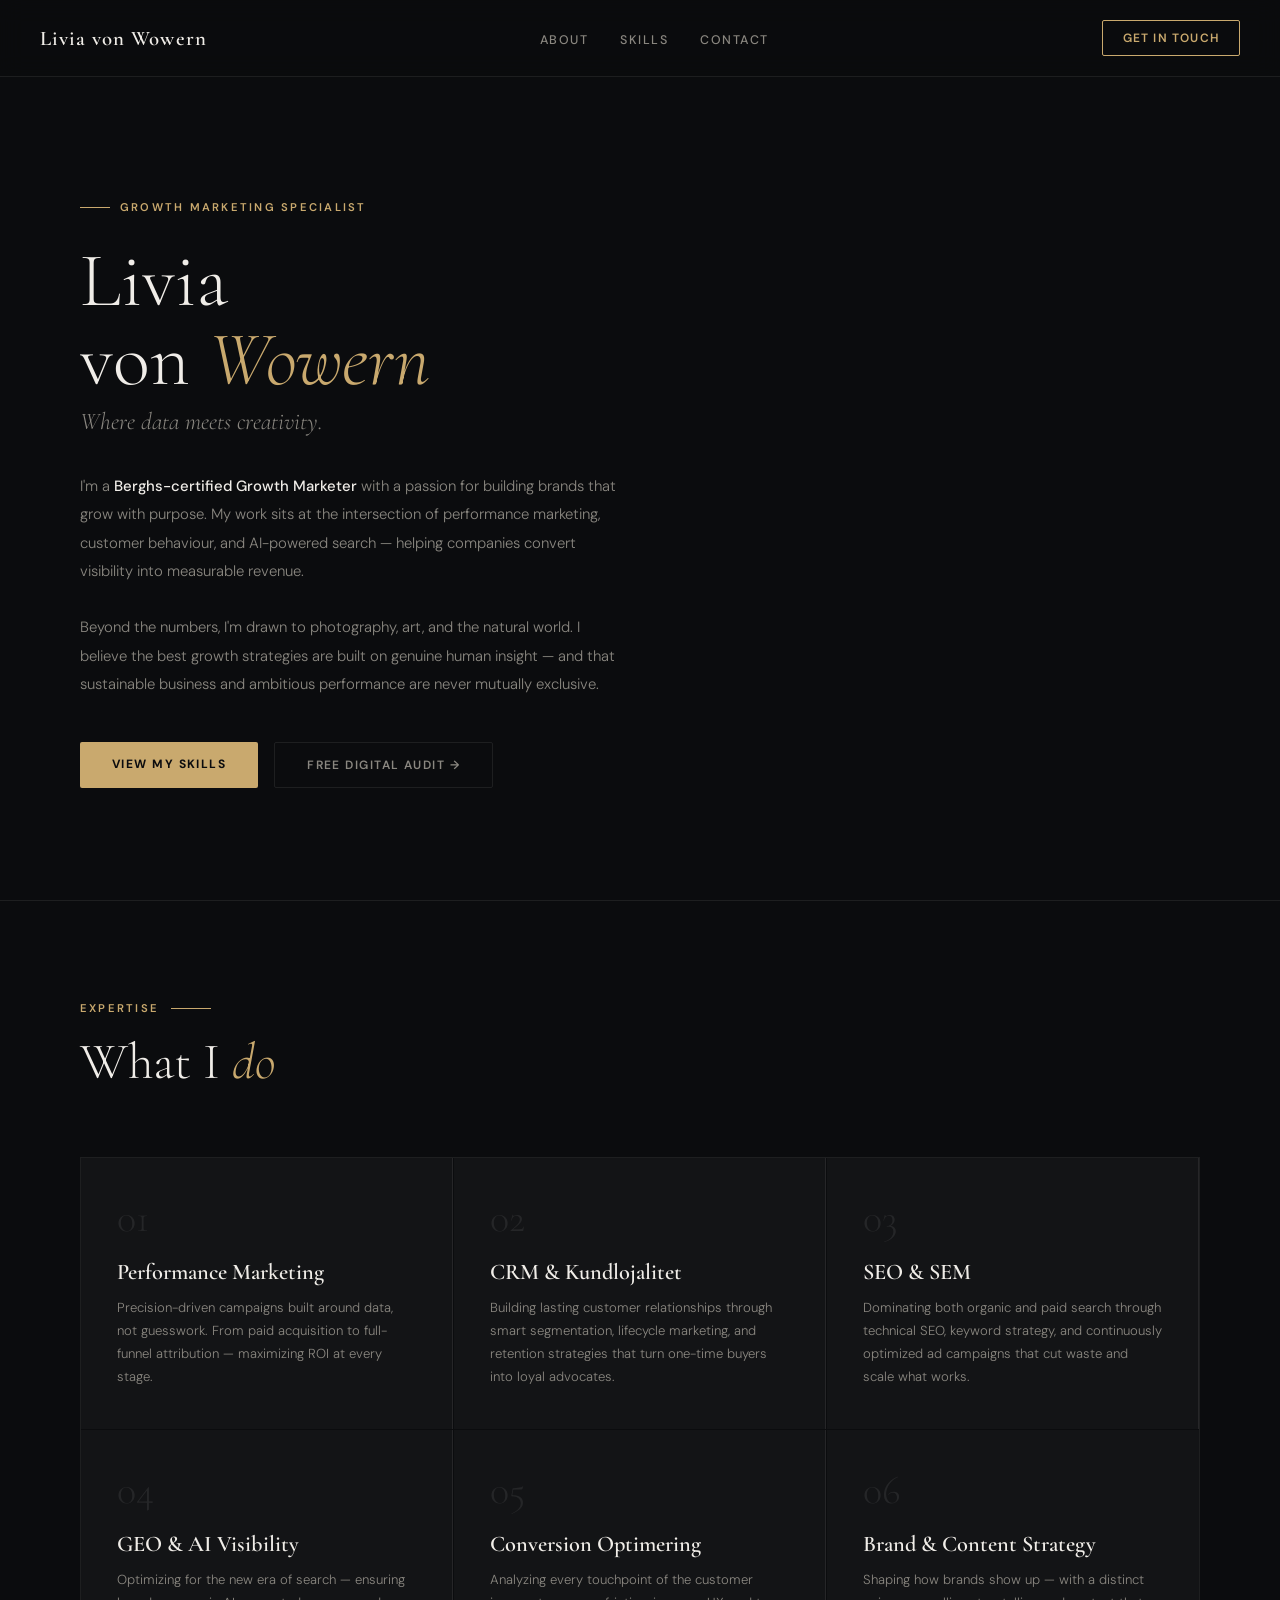
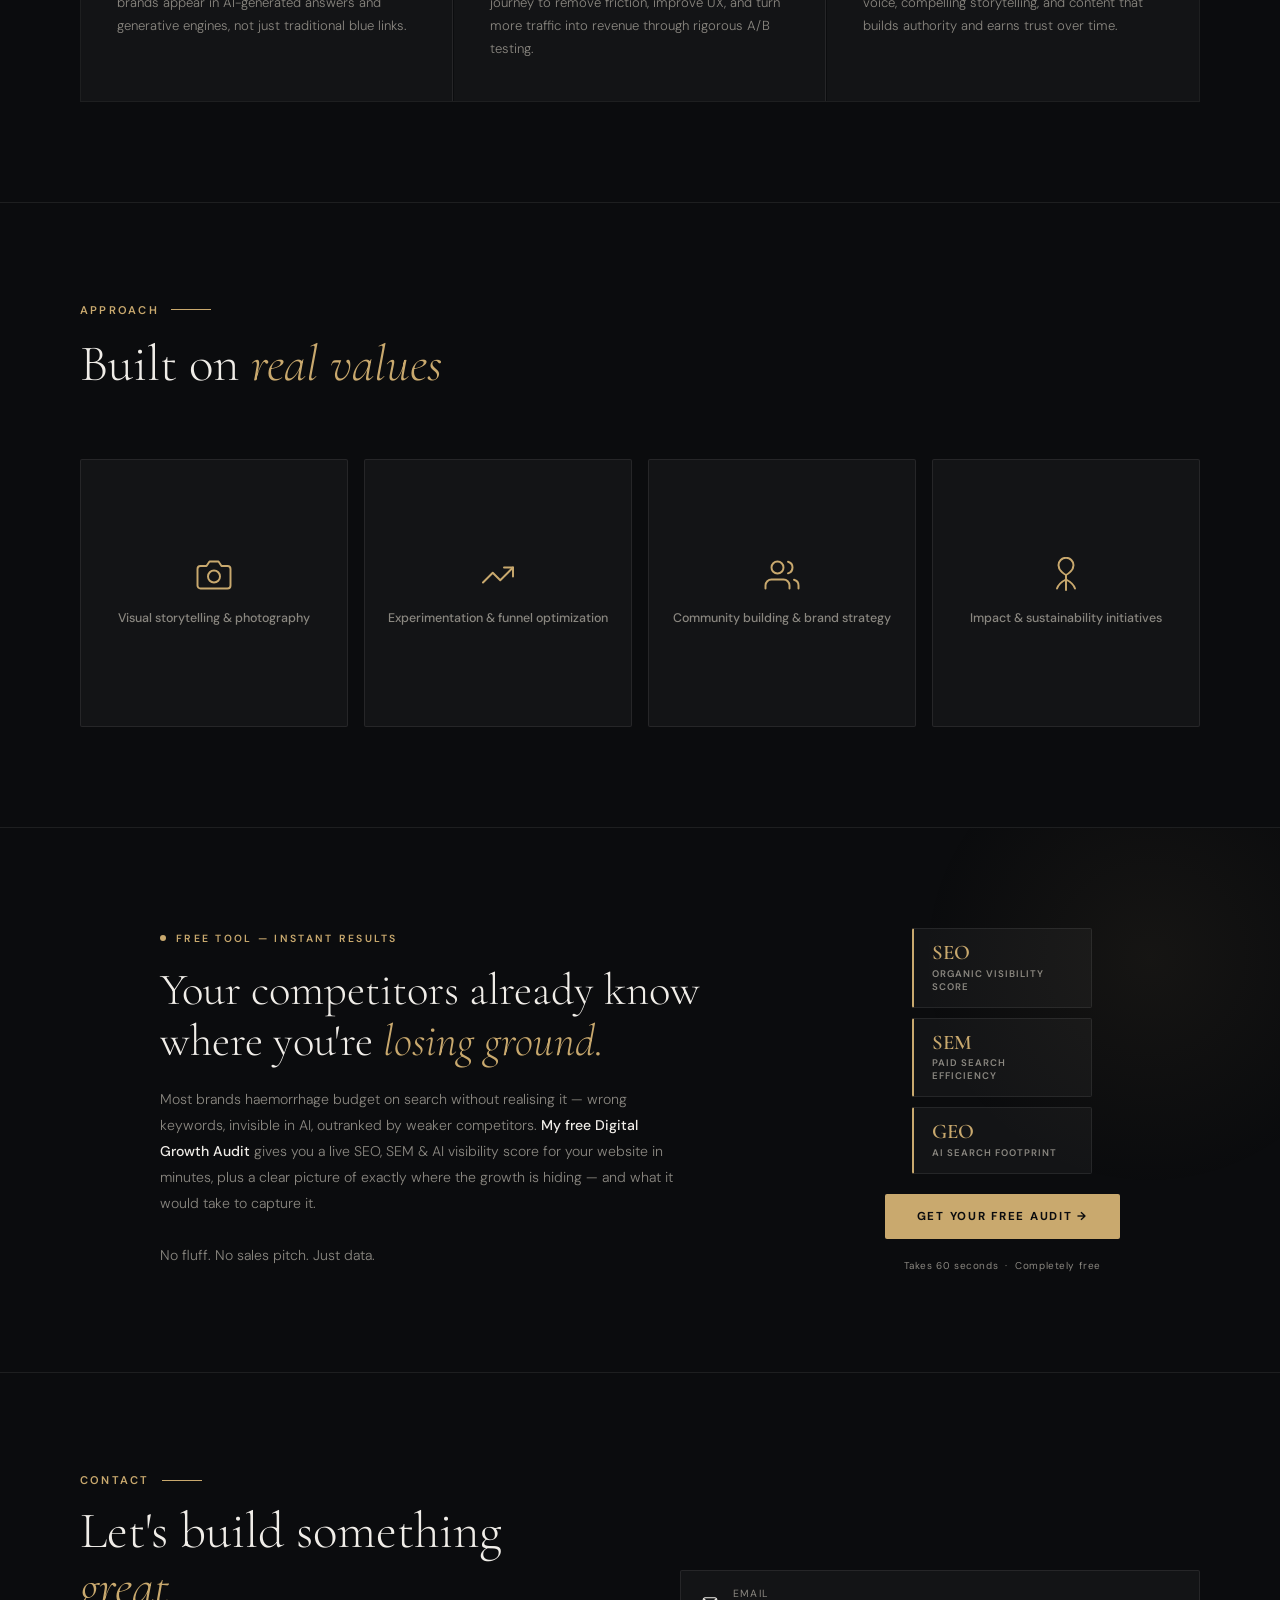
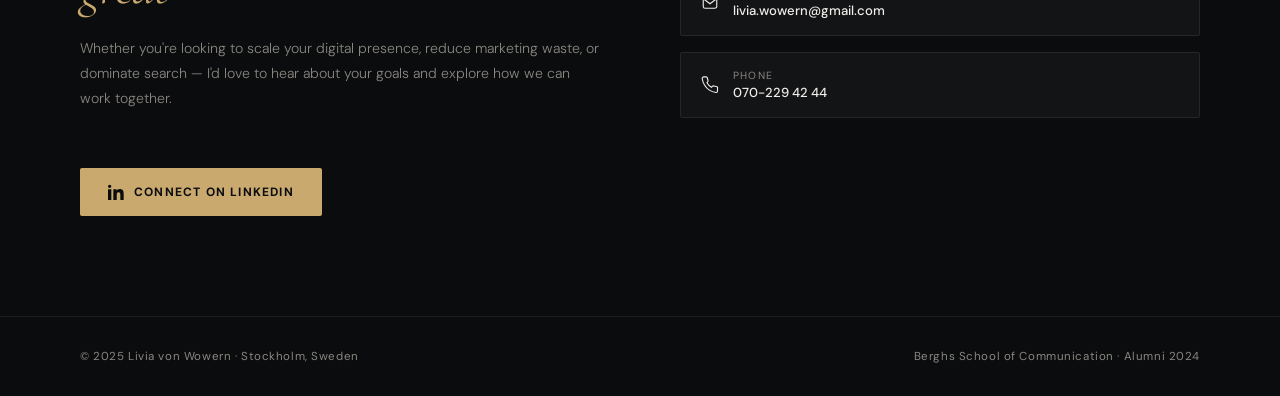
<file: index.html>
<!DOCTYPE html>
<html lang="en">
<head>
   <!-- Google Tag Manager -->
<script>(function(w,d,s,l,i){w[l]=w[l]||[];w[l].push({'gtm.start':
new Date().getTime(),event:'gtm.js'});var f=d.getElementsByTagName(s)[0],
j=d.createElement(s),dl=l!='dataLayer'?'&l='+l:'';j.async=true;j.src=
'https://www.googletagmanager.com/gtm.js?id='+i+dl;f.parentNode.insertBefore(j,f);
})(window,document,'script','dataLayer','GTM-K4TDV6P3');</script>
<!-- End Google Tag Manager -->
  <meta charset="UTF-8" />
  <meta name="viewport" content="width=device-width, initial-scale=1" />
  <title>Livia von Wowern</title>
  <link href="https://fonts.googleapis.com/css2?family=Cormorant+Garamond:ital,wght@0,300;0,400;0,600;0,700;1,300;1,400;1,600&family=DM+Sans:wght@300;400;500;600&display=swap" rel="stylesheet">
  <style>

    :root {
      --bg:      #0b0c0e;
      --surface: #131416;
      --surface2:#1a1b1e;
      --border:  rgba(255,255,255,0.08);
      --text:    #f0ede8;
      --soft:    #8a8780;
      --accent:  #c9a96e;
      --accent2: #e8d5b0;
    }

    *, *::before, *::after { box-sizing: border-box; margin: 0; padding: 0; }

    body {
      font-family: "DM Sans", sans-serif;
      background: var(--bg);
      color: var(--text);
      min-height: 100vh;
      overflow-x: hidden;
    }

    /* ── NAV ── */
    nav {
      position: fixed; top: 0; left: 0; right: 0; z-index: 100;
      padding: 20px 40px;
      display: flex; justify-content: space-between; align-items: center;
      border-bottom: 1px solid var(--border);
      background: rgba(11,12,14,0.85);
      backdrop-filter: blur(12px);
    }
    .nav-logo {
      font-family: "Cormorant Garamond", serif;
      font-size: 1.3rem; font-weight: 600; color: var(--text); letter-spacing: 0.05em;
    }
    .nav-links { display: flex; gap: 32px; list-style: none; }
    .nav-links a {
      color: var(--soft); text-decoration: none;
      font-size: 0.78rem; font-weight: 500; letter-spacing: 0.12em; text-transform: uppercase;
      transition: color 0.2s;
    }
    .nav-links a:hover { color: var(--accent); }
    .nav-cta {
      padding: 9px 20px;
      border: 1px solid var(--accent); color: var(--accent);
      text-decoration: none; font-size: 0.75rem; font-weight: 600;
      letter-spacing: 0.1em; text-transform: uppercase; border-radius: 2px;
      transition: all 0.25s;
    }
    .nav-cta:hover { background: var(--accent); color: var(--bg); }
    @media (max-width: 680px) {
      nav { padding: 16px 20px; }
      .nav-links { display: none; }
    }

    /* ── HERO ── */
    .hero {
      position: relative; z-index: 1;
      min-height: 100vh;
      display: flex; align-items: center;
      padding-top: 80px;
    }
    .hero-left { padding: 80px 80px 80px 80px; max-width: 760px; }
    .hero-eyebrow {
      display: inline-flex; align-items: center; gap: 10px;
      font-size: 0.7rem; font-weight: 600; letter-spacing: 0.2em;
      text-transform: uppercase; color: var(--accent); margin-bottom: 28px;
    }
    .hero-eyebrow::before {
      content: ""; display: block; width: 30px; height: 1px; background: var(--accent);
    }
    h1 {
      font-family: "Cormorant Garamond", serif;
      font-size: clamp(3.5rem, 6vw, 6rem);
      font-weight: 300; line-height: 1.02; margin-bottom: 8px;
    }
    h1 em { font-style: italic; color: var(--accent); }
    .hero-subtitle {
      font-family: "Cormorant Garamond", serif;
      font-size: clamp(1.1rem, 2vw, 1.5rem);
      font-weight: 300; font-style: italic; color: var(--soft); margin-bottom: 36px;
    }
    .hero-bio {
      font-size: 0.93rem; line-height: 1.9; color: var(--soft);
      max-width: 540px; margin-bottom: 44px; font-weight: 300;
    }
    .hero-bio strong { color: var(--text); font-weight: 500; }
    .hero-actions { display: flex; gap: 16px; flex-wrap: wrap; }
    .btn-primary {
      padding: 14px 32px; background: var(--accent); color: var(--bg);
      text-decoration: none; font-size: 0.75rem; font-weight: 700;
      letter-spacing: 0.12em; text-transform: uppercase; border-radius: 2px; transition: all 0.25s;
    }
    .btn-primary:hover { background: var(--accent2); }
    .btn-secondary {
      padding: 14px 32px; border: 1px solid var(--border); color: var(--soft);
      text-decoration: none; font-size: 0.75rem; font-weight: 600;
      letter-spacing: 0.12em; text-transform: uppercase; border-radius: 2px; transition: all 0.25s;
    }
    .btn-secondary:hover { border-color: var(--soft); color: var(--text); }
    @media (max-width: 900px) {
      .hero { min-height: auto; }
      .hero-left { padding: 100px 24px 60px; max-width: 100%; }
    }

    /* ── SKILLS ── */
    .skills-section {
      position: relative; z-index: 1;
      padding: 100px 80px; border-top: 1px solid var(--border);
    }
    .section-label {
      font-size: 0.7rem; font-weight: 600; letter-spacing: 0.2em;
      text-transform: uppercase; color: var(--accent);
      display: flex; align-items: center; gap: 12px; margin-bottom: 16px;
    }
    .section-label::after {
      content: ""; flex: 1; max-width: 40px; height: 1px; background: var(--accent);
    }
    .section-heading {
      font-family: "Cormorant Garamond", serif;
      font-size: clamp(2.2rem, 4vw, 3.5rem);
      font-weight: 300; color: var(--text); margin-bottom: 64px;
    }
    .section-heading em { font-style: italic; color: var(--accent); }
    .skills-grid {
      display: grid; grid-template-columns: repeat(auto-fit, minmax(280px, 1fr));
      gap: 1px; border: 1px solid var(--border);
    }
    .skill-card {
      padding: 40px 36px; background: var(--surface);
      border-right: 1px solid var(--border);
      transition: background 0.3s; position: relative; overflow: hidden;
    }
    .skill-card:last-child { border-right: none; }
    .skill-card::before {
      content: ""; position: absolute; bottom: 0; left: 0;
      width: 100%; height: 2px; background: var(--accent);
      transform: scaleX(0); transform-origin: left; transition: transform 0.35s ease;
    }
    .skill-card:hover { background: var(--surface2); }
    .skill-card:hover::before { transform: scaleX(1); }
    .skill-number {
      font-family: "Cormorant Garamond", serif;
      font-size: 2.5rem; font-weight: 300; color: var(--border); margin-bottom: 20px; line-height: 1;
    }
    .skill-name {
      font-family: "Cormorant Garamond", serif;
      font-size: 1.4rem; font-weight: 600; color: var(--text); margin-bottom: 12px;
    }
    .skill-desc { font-size: 0.82rem; color: var(--soft); line-height: 1.75; font-weight: 300; }
    @media (max-width: 680px) {
      .skills-section { padding: 70px 24px; }
      .skills-grid { grid-template-columns: 1fr; }
      .skill-card { border-right: none; border-bottom: 1px solid var(--border); }
    }

    /* ── FOLIO ── */
    .folio-section {
      position: relative; z-index: 1;
      padding: 100px 80px; border-top: 1px solid var(--border);
    }
    .folio-grid {
      display: grid; grid-template-columns: repeat(4, 1fr);
      gap: 16px; margin-top: 48px;
    }
    .folio-tile {
      aspect-ratio: 1; background: var(--surface); border: 1px solid var(--border);
      border-radius: 2px; display: flex; flex-direction: column;
      align-items: center; justify-content: center; text-align: center;
      padding: 28px 20px; gap: 16px; transition: all 0.3s;
    }
    .folio-tile:hover { background: var(--surface2); border-color: var(--accent); }
    .folio-tile .tile-icon { width: 36px; height: 36px; color: var(--accent); flex-shrink: 0; }
    .folio-tile .tile-label { font-size: 0.78rem; font-weight: 500; color: var(--soft); line-height: 1.5; }
    @media (max-width: 680px) {
      .folio-section { padding: 70px 24px; }
      .folio-grid { grid-template-columns: repeat(2, 1fr); }
    }

    /* ── AUDIT TEASER ── */
    .audit-teaser {
      position: relative; z-index: 1;
      padding: 100px 80px; border-top: 1px solid var(--border); overflow: hidden;
    }
    .audit-teaser::before {
      content: ""; position: absolute; top: -120px; right: -120px;
      width: 500px; height: 500px; border-radius: 50%;
      background: radial-gradient(circle, rgba(201,169,110,0.06) 0%, transparent 65%);
      pointer-events: none;
    }
    .audit-teaser-inner {
      max-width: 960px; margin: 0 auto;
      display: grid; grid-template-columns: 1fr auto; gap: 60px; align-items: center;
    }
    .audit-tag {
      font-size: 0.65rem; font-weight: 600; letter-spacing: 0.22em;
      text-transform: uppercase; color: var(--accent);
      display: flex; align-items: center; gap: 10px; margin-bottom: 20px;
    }
    .audit-pulse {
      width: 6px; height: 6px; border-radius: 50%; background: var(--accent);
      animation: pulse 2s ease-in-out infinite; display: inline-block;
    }
    .audit-teaser h2 {
      font-family: "Cormorant Garamond", serif;
      font-size: clamp(2rem, 3.5vw, 3rem); font-weight: 300; line-height: 1.15; margin-bottom: 18px;
    }
    .audit-teaser h2 em { font-style: italic; color: var(--accent); }
    .audit-teaser p { font-size: 0.88rem; color: var(--soft); line-height: 1.85; font-weight: 300; max-width: 520px; }
    .audit-teaser p strong { color: var(--text); font-weight: 500; }
    .audit-right { display: flex; flex-direction: column; align-items: center; gap: 20px; flex-shrink: 0; }
    .audit-stats { display: flex; flex-direction: column; gap: 10px; width: 180px; }
    .audit-stat {
      padding: 14px 18px; background: var(--surface);
      border: 1px solid var(--border); border-left: 2px solid var(--accent); border-radius: 2px;
    }
    .audit-stat-val {
      font-family: "Cormorant Garamond", serif;
      font-size: 1.3rem; font-weight: 600; color: var(--accent); line-height: 1; margin-bottom: 3px;
    }
    .audit-stat-label { font-size: 0.6rem; font-weight: 600; letter-spacing: 0.1em; text-transform: uppercase; color: var(--soft); }

    /* ====================================================
       AUDIT BUTTON — change "audit.html" to your filename
       ==================================================== */
    .audit-btn {
      display: inline-block; padding: 15px 32px;
      background: var(--accent); color: var(--bg);
      text-decoration: none; font-size: 0.72rem; font-weight: 700;
      letter-spacing: 0.15em; text-transform: uppercase;
      border-radius: 2px; transition: background 0.25s;
      white-space: nowrap; width: 100%; text-align: center;
    }
    .audit-btn:hover { background: var(--accent2); }
    .audit-note { font-size: 0.62rem; color: var(--soft); letter-spacing: 0.06em; text-align: center; }
    @media (max-width: 860px) {
      .audit-teaser { padding: 70px 24px; }
      .audit-teaser-inner { grid-template-columns: 1fr; gap: 40px; }
      .audit-right { align-items: flex-start; }
      .audit-stats { flex-direction: row; width: auto; flex-wrap: wrap; }
      .audit-stat { flex: 1; min-width: 120px; }
      .audit-btn { width: auto; }
    }

    /* ── CONTACT ── */
    .contact-section {
      position: relative; z-index: 1;
      padding: 100px 80px; border-top: 1px solid var(--border);
      display: grid; grid-template-columns: 1fr 1fr; gap: 80px; align-items: center;
    }
    .contact-info h2 {
      font-family: "Cormorant Garamond", serif;
      font-size: clamp(2.2rem, 4vw, 3.5rem); font-weight: 300; line-height: 1.1; margin-bottom: 20px;
    }
    .contact-info h2 em { font-style: italic; color: var(--accent); }
    .contact-info p { font-size: 0.88rem; color: var(--soft); line-height: 1.8; margin-bottom: 36px; font-weight: 300; }
    .contact-links { display: flex; flex-direction: column; gap: 16px; }
    .contact-link {
      display: flex; align-items: center; gap: 14px;
      padding: 16px 20px; background: var(--surface);
      border: 1px solid var(--border); border-radius: 2px;
      text-decoration: none; color: var(--text); font-size: 0.82rem; transition: all 0.25s;
    }
    .contact-link:hover { border-color: var(--accent); color: var(--accent); }
    .cl-label { font-size: 0.65rem; letter-spacing: 0.12em; text-transform: uppercase; color: var(--soft); display: block; margin-bottom: 2px; }
    .cl-value { font-weight: 500; }
    .linkedin-btn {
      display: inline-flex; align-items: center; gap: 10px;
      padding: 16px 28px; background: var(--accent); color: var(--bg);
      text-decoration: none; font-size: 0.75rem; font-weight: 700;
      letter-spacing: 0.1em; text-transform: uppercase; border-radius: 2px;
      margin-top: 20px; transition: background 0.25s;
    }
    .linkedin-btn:hover { background: var(--accent2); }
    @media (max-width: 900px) {
      .contact-section { grid-template-columns: 1fr; gap: 48px; padding: 70px 24px; }
    }

    /* ── FOOTER ── */
    footer {
      position: relative; z-index: 1;
      border-top: 1px solid var(--border);
      padding: 32px 80px;
      display: flex; justify-content: space-between; align-items: center;
    }
    footer p { font-size: 0.72rem; color: var(--soft); letter-spacing: 0.05em; }
    @media (max-width: 680px) {
      footer { flex-direction: column; gap: 12px; padding: 24px; text-align: center; }
    }

    /* ── ANIMATIONS ── */
    @keyframes fadeUp {
      from { opacity: 0; transform: translateY(24px); }
      to   { opacity: 1; transform: translateY(0); }
    }
    @keyframes pulse {
      0%, 100% { opacity: 1; }
      50%       { opacity: 0.3; }
    }
    .hero-eyebrow { animation: fadeUp 0.6s ease both; }
    h1             { animation: fadeUp 0.7s 0.1s ease both; }
    .hero-subtitle { animation: fadeUp 0.7s 0.2s ease both; }
    .hero-bio      { animation: fadeUp 0.7s 0.3s ease both; }
    .hero-actions  { animation: fadeUp 0.7s 0.4s ease both; }

  </style>
</head>
<body>
 <!-- Google Tag Manager (noscript) -->
<noscript><iframe src="https://www.googletagmanager.com/ns.html?id=GTM-K4TDV6P3"
height="0" width="0" style="display:none;visibility:hidden"></iframe></noscript>
<!-- End Google Tag Manager (noscript) -->

  <!-- ══════════════════════════════════════════
       NAV
  ══════════════════════════════════════════ -->
  <nav>
    <div class="nav-logo">Livia von Wowern</div>
    <ul class="nav-links">
      <li><a href="#about">About</a></li>
      <li><a href="#skills">Skills</a></li>
      <li><a href="#contact">Contact</a></li>
    </ul>
    <a href="mailto:livia.wowern@gmail.com" class="nav-cta">Get in touch</a>
  </nav>

  <!-- ══════════════════════════════════════════
       HERO
  ══════════════════════════════════════════ -->
  <section class="hero" id="about">
    <div class="hero-left">
      <div class="hero-eyebrow">Growth Marketing Specialist</div>
      <h1>Livia<br>von <em>Wowern</em></h1>
      <p class="hero-subtitle">Where data meets creativity.</p>
      <p class="hero-bio">
        I'm a <strong>Berghs-certified Growth Marketer</strong> with a passion for building
        brands that grow with purpose. My work sits at the intersection of performance
        marketing, customer behaviour, and AI-powered search — helping companies convert
        visibility into measurable revenue.<br><br>
        Beyond the numbers, I'm drawn to photography, art, and the natural world.
        I believe the best growth strategies are built on genuine human insight —
        and that sustainable business and ambitious performance are never mutually exclusive.
      </p>
      <div class="hero-actions">
        <a href="#skills" class="btn-primary">View my skills</a>

        <!-- ============================================================
             AUDIT BUTTON — change href below to your lead magnet file
             e.g. href="audit.html"  or  href="your-lead-magnet.html"
             ============================================================ -->
        <a href="https://liviavonwowern.github.io/audit/" class="btn-secondary">Free digital audit &rarr;</a>

      </div>
    </div>
  </section>

  <!-- ══════════════════════════════════════════
       SKILLS
  ══════════════════════════════════════════ -->
  <section class="skills-section" id="skills">
    <div class="section-label">Expertise</div>
    <h2 class="section-heading">What I <em>do</em></h2>
    <div class="skills-grid">

      <div class="skill-card">
        <div class="skill-number">01</div>
        <div class="skill-name">Performance Marketing</div>
        <p class="skill-desc">Precision-driven campaigns built around data, not guesswork. From paid acquisition to full-funnel attribution — maximizing ROI at every stage.</p>
      </div>

      <div class="skill-card">
        <div class="skill-number">02</div>
        <div class="skill-name">CRM &amp; Kundlojalitet</div>
        <p class="skill-desc">Building lasting customer relationships through smart segmentation, lifecycle marketing, and retention strategies that turn one-time buyers into loyal advocates.</p>
      </div>

      <div class="skill-card">
        <div class="skill-number">03</div>
        <div class="skill-name">SEO &amp; SEM</div>
        <p class="skill-desc">Dominating both organic and paid search through technical SEO, keyword strategy, and continuously optimized ad campaigns that cut waste and scale what works.</p>
      </div>

      <div class="skill-card">
        <div class="skill-number">04</div>
        <div class="skill-name">GEO &amp; AI Visibility</div>
        <p class="skill-desc">Optimizing for the new era of search — ensuring brands appear in AI-generated answers and generative engines, not just traditional blue links.</p>
      </div>

      <div class="skill-card">
        <div class="skill-number">05</div>
        <div class="skill-name">Conversion Optimering</div>
        <p class="skill-desc">Analyzing every touchpoint of the customer journey to remove friction, improve UX, and turn more traffic into revenue through rigorous A/B testing.</p>
      </div>

      <div class="skill-card">
        <div class="skill-number">06</div>
        <div class="skill-name">Brand &amp; Content Strategy</div>
        <p class="skill-desc">Shaping how brands show up — with a distinct voice, compelling storytelling, and content that builds authority and earns trust over time.</p>
      </div>

    </div>
  </section>

  <!-- ══════════════════════════════════════════
       VALUES / APPROACH TILES
  ══════════════════════════════════════════ -->
  <section class="folio-section">
    <div class="section-label">Approach</div>
    <h2 class="section-heading">Built on <em>real values</em></h2>
    <div class="folio-grid">

      <div class="folio-tile">
        <svg class="tile-icon" viewBox="0 0 24 24" fill="none" stroke="currentColor" stroke-width="1.3" stroke-linecap="round" stroke-linejoin="round">
          <path d="M23 19a2 2 0 0 1-2 2H3a2 2 0 0 1-2-2V8a2 2 0 0 1 2-2h4l2-3h6l2 3h4a2 2 0 0 1 2 2z"/>
          <circle cx="12" cy="13" r="4"/>
        </svg>
        <span class="tile-label">Visual storytelling &amp; photography</span>
      </div>

      <div class="folio-tile">
        <svg class="tile-icon" viewBox="0 0 24 24" fill="none" stroke="currentColor" stroke-width="1.3" stroke-linecap="round" stroke-linejoin="round">
          <polyline points="22 7 13.5 15.5 8.5 10.5 2 17"/>
          <polyline points="16 7 22 7 22 13"/>
        </svg>
        <span class="tile-label">Experimentation &amp; funnel optimization</span>
      </div>

      <div class="folio-tile">
        <svg class="tile-icon" viewBox="0 0 24 24" fill="none" stroke="currentColor" stroke-width="1.3" stroke-linecap="round" stroke-linejoin="round">
          <path d="M17 21v-2a4 4 0 0 0-4-4H5a4 4 0 0 0-4 4v2"/>
          <circle cx="9" cy="7" r="4"/>
          <path d="M23 21v-2a4 4 0 0 0-3-3.87"/>
          <path d="M16 3.13a4 4 0 0 1 0 7.75"/>
        </svg>
        <span class="tile-label">Community building &amp; brand strategy</span>
      </div>

      <div class="folio-tile">
        <svg class="tile-icon" viewBox="0 0 24 24" fill="none" stroke="currentColor" stroke-width="1.3" stroke-linecap="round" stroke-linejoin="round">
          <path d="M12 22V12"/>
          <path d="M12 12C12 12 7 9.5 7 5.5a5 5 0 0 1 10 0C17 9.5 12 12 12 12z"/>
          <path d="M12 15c-2 1-5 3-6 6"/>
          <path d="M12 15c2 1 5 3 6 6"/>
        </svg>
        <span class="tile-label">Impact &amp; sustainability initiatives</span>
      </div>

    </div>
  </section>

  <!-- ══════════════════════════════════════════
       AUDIT TEASER
       The button below links to your lead magnet.
       Change href="audit.html" to your file name.
  ══════════════════════════════════════════ -->
  <section class="audit-teaser">
    <div class="audit-teaser-inner">

      <div>
        <div class="audit-tag">
          <span class="audit-pulse"></span>
          Free Tool &mdash; Instant Results
        </div>
        <h2>Your competitors already know<br>where you're <em>losing ground.</em></h2>
        <p>
          Most brands haemorrhage budget on search without realising it &mdash;
          wrong keywords, invisible in AI, outranked by weaker competitors.
          <strong>My free Digital Growth Audit</strong> gives you a live SEO, SEM &amp; AI
          visibility score for your website in minutes, plus a clear picture of exactly
          where the growth is hiding &mdash; and what it would take to capture it.
          <br><br>No fluff. No sales pitch. Just data.
        </p>
      </div>

      <div class="audit-right">
        <div class="audit-stats">
          <div class="audit-stat">
            <div class="audit-stat-val">SEO</div>
            <div class="audit-stat-label">Organic visibility score</div>
          </div>
          <div class="audit-stat">
            <div class="audit-stat-val">SEM</div>
            <div class="audit-stat-label">Paid search efficiency</div>
          </div>
          <div class="audit-stat">
            <div class="audit-stat-val">GEO</div>
            <div class="audit-stat-label">AI search footprint</div>
          </div>
        </div>

        <!-- ============================================================
             AUDIT BUTTON — change href to your lead magnet file name
             ============================================================ -->
        <a href="https://liviavonwowern.github.io/audit/" class="audit-btn">Get your free audit &rarr;</a>

        <span class="audit-note">Takes 60 seconds &nbsp;&middot;&nbsp; Completely free</span>
      </div>

    </div>
  </section>

  <!-- ══════════════════════════════════════════
       CONTACT
  ══════════════════════════════════════════ -->
  <section class="contact-section" id="contact">
    <div class="contact-info">
      <div class="section-label">Contact</div>
      <h2>Let's build something <em>great</em></h2>
      <p>Whether you're looking to scale your digital presence, reduce marketing waste,
      or dominate search &mdash; I'd love to hear about your goals and explore how we
      can work together.</p>
      <a href="https://www.linkedin.com/in/livia-von-wowern-b5a18633a" target="_blank" rel="noopener noreferrer" class="linkedin-btn">
        <svg width="16" height="16" viewBox="0 0 24 24" fill="currentColor">
          <path d="M4.98 3.5C4.98 4.88 3.86 6 2.5 6S0 4.88 0 3.5 1.12 1 2.5 1s2.48 1.12 2.48 2.5zM0 8h5v16H0zM8 8h4.8v2.2h.1c.7-1.3 2.3-2.6 4.7-2.6 5 0 5.9 3.3 5.9 7.6V24h-5v-7.5c0-1.8 0-4.1-2.5-4.1s-2.9 2-2.9 4v7.6H8V8z"/>
        </svg>
        Connect on LinkedIn
      </a>
    </div>

    <div class="contact-links">
      <a href="mailto:livia.wowern@gmail.com" class="contact-link">
        <svg width="18" height="18" viewBox="0 0 24 24" fill="none" stroke="currentColor" stroke-width="1.5">
          <path d="M3 7.5A2.5 2.5 0 0 1 5.5 5h13A2.5 2.5 0 0 1 21 7.5v9A2.5 2.5 0 0 1 18.5 19h-13A2.5 2.5 0 0 1 3 16.5v-9Z"/>
          <path d="M4 7l8 6 8-6"/>
        </svg>
        <div>
          <span class="cl-label">Email</span>
          <span class="cl-value">livia.wowern@gmail.com</span>
        </div>
      </a>

      <a href="tel:0702294244" class="contact-link">
        <svg width="18" height="18" viewBox="0 0 24 24" fill="none" stroke="currentColor" stroke-width="1.5">
          <path d="M22 16.92v3a2 2 0 0 1-2.18 2 19.79 19.79 0 0 1-8.63-3.07A19.5 19.5 0 0 1 4.69 12a19.79 19.79 0 0 1-3.07-8.67A2 2 0 0 1 3.6 1.18h3a2 2 0 0 1 2 1.72 12.84 12.84 0 0 0 .7 2.81 2 2 0 0 1-.45 2.11L7.91 9a16 16 0 0 0 6 6l1.27-1.27a2 2 0 0 1 2.11-.45 12.84 12.84 0 0 0 2.81.7A2 2 0 0 1 22 16.92z"/>
        </svg>
        <div>
          <span class="cl-label">Phone</span>
          <span class="cl-value">070-229 42 44</span>
        </div>
      </a>
    </div>
  </section>

  <!-- ══════════════════════════════════════════
       FOOTER
  ══════════════════════════════════════════ -->
  <footer>
    <p>&copy; 2025 Livia von Wowern &middot; Stockholm, Sweden</p>
    <p>Berghs School of Communication &middot; Alumni 2024</p>
  </footer>
<script>
document.addEventListener('DOMContentLoaded', function() {
  const contactBtn = document.querySelector('.nav-cta');
  if (contactBtn) {
    contactBtn.addEventListener('click', function() {
      window.dataLayer = window.dataLayer || [];
      window.dataLayer.push({
        'event': 'contact_click',
        'button_text': 'Get in touch',
        'button_location': 'header_nav',
        'contact_email': 'livia.wowern@gmail.com'
      });
    });
  }
});
</script>
</body>
</html>
</file>
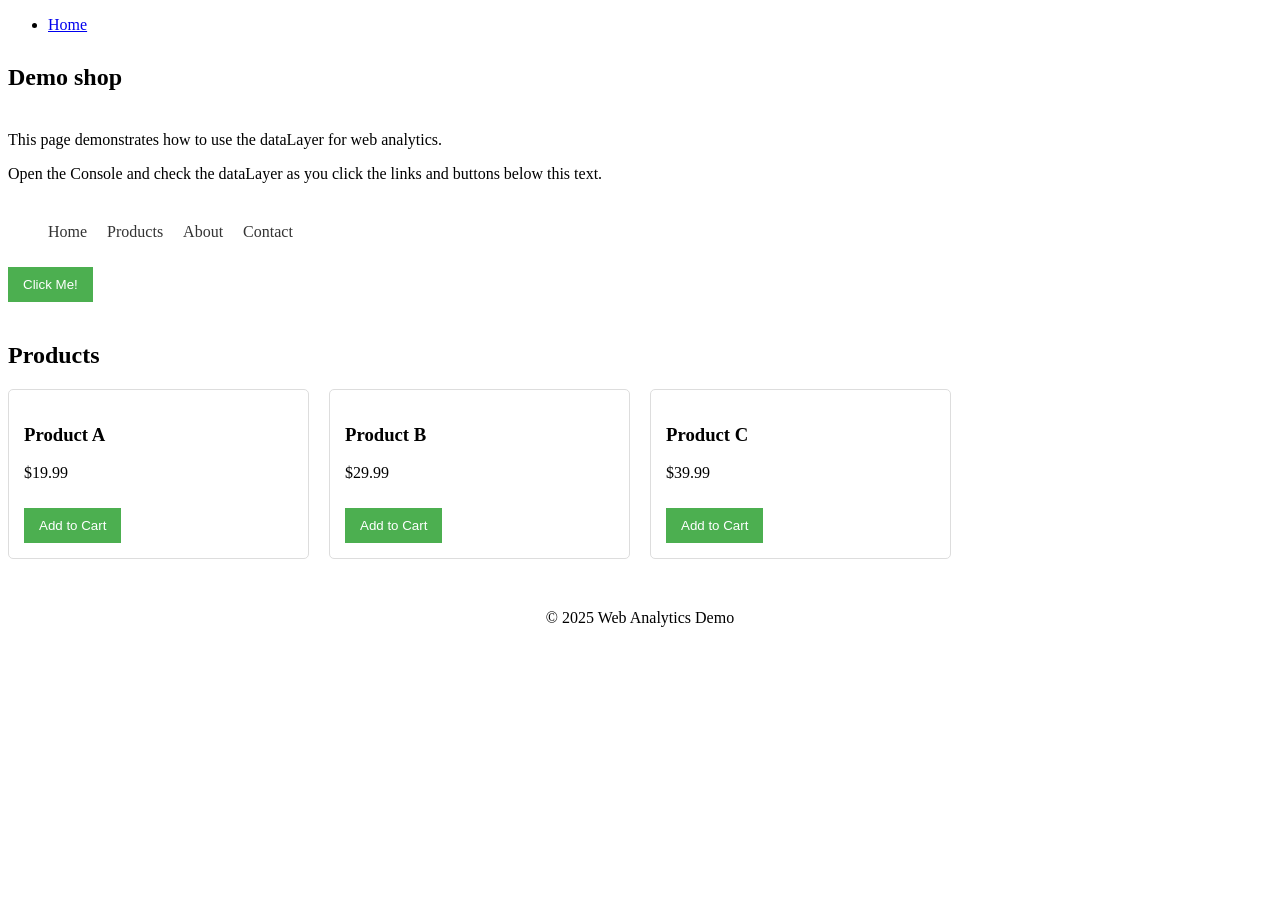
<file: examples/index.html>
<!DOCTYPE html>
<html lang="en">
<head>   
 <!-- Google Tag Manager -->
<script>(function(w,d,s,l,i){w[l]=w[l]||[];w[l].push({'gtm.start':
new Date().getTime(),event:'gtm.js'});var f=d.getElementsByTagName(s)[0],
j=d.createElement(s),dl=l!='dataLayer'?'&l='+l:'';j.async=true;j.src=
'https://www.googletagmanager.com/gtm.js?id='+i+dl;f.parentNode.insertBefore(j,f);
})(window,document,'script','dataLayer','GTM-MPZDT4SW');</script>
<!-- End Google Tag Manager -->
    <meta charset="UTF-8">
    <meta name="viewport" content="width=device-width, initial-scale=1.0">
    <!--CSS Instructions-->
    <link href="https://jesperastrom.github.io/resources/css/index.css" type="text/css" rel="stylesheet">
    <link rel="preconnect" href="https://fonts.googleapis.com">
    <link rel="preconnect" href="https://fonts.gstatic.com" crossorigin>
    <link href="https://fonts.googleapis.com/css2?family=Montserrat:ital,wght@0,100..900;1,100..900&display=swap" rel="stylesheet">

    <title>Web Analytics Demo</title>
    <link rel="stylesheet" href="css/styles.css">
    
    <!-- Initialize dataLayer -->
    <script>
        window.dataLayer = window.dataLayer || [];
    </script>
    
    <!-- Analytics Script (load before page content) -->
    <script src="js/analytics.js"></script>
</head>
<body>   
     <!-- Google Tag Manager (noscript) -->
<noscript><iframe src="https://www.googletagmanager.com/ns.html?id=GTM-MPZDT4SW"
height="0" width="0" style="display:none;visibility:hidden"></iframe></noscript>
<!-- End Google Tag Manager (noscript) -->
    <header>
        <!--Breadcrumbs Start-->
        <ul class="breadcrumb">
            <li><a href="#">Home</a></li>
        </ul>
        <!--Breadcrumbs End-->
    </header>
    <main>
        <section id="top" class="content">
            <h1>Demo shop</h1>
        </section>
        <section class="content">
            <p>This page demonstrates how to use the dataLayer for web analytics.</p>
            <p>Open the Console and check the dataLayer as you click the links and buttons below this text.</p>
        </section>
        <nav>
            <ul>
                <li><a href="#" id="home-link">Home</a></li>
                <li><a href="#" id="products-link">Products</a></li>
                <li><a href="#" id="about-link">About</a></li>
                <li><a href="#" id="contact-link">Contact</a></li>
            </ul>
        </nav>
        <section id="hero" class="content">
             <button id="cta-button">Click Me!</button>
        </section>
        
        <section id="products" class="content">
            <h2>Products</h2>
            <div class="product-grid">
                <div class="product" data-product-id="123" data-product-name="Product A" data-product-price="19.99">
                    <h3>Product A</h3>
                    <p>$19.99</p>
                    <button class="add-to-cart">Add to Cart</button>
                </div>
                <div class="product" data-product-id="456" data-product-name="Product B" data-product-price="29.99">
                    <h3>Product B</h3>
                    <p>$29.99</p>
                    <button class="add-to-cart">Add to Cart</button>
                </div>
                <div class="product" data-product-id="789" data-product-name="Product C" data-product-price="39.99">
                    <h3>Product C</h3>
                    <p>$39.99</p>
                    <button class="add-to-cart">Add to Cart</button>
                </div>
            </div>
        </section>
    </main>
    
    <footer>
        <p>&copy; 2025 Web Analytics Demo</p>
    </footer>
</body>
</html>
</file>
<file: examples/css/styles.css>
header {
    margin-bottom: 30px;
}

nav ul {
    display: flex;
    list-style: none;
}

nav ul li {
    margin-right: 20px;
}

nav ul li a {
    text-decoration: none;
    color: #333;
}

section {
    margin-bottom: 40px;
}

button {
    padding: 10px 15px;
    background-color: #4CAF50;
    color: white;
    border: none;
    cursor: pointer;
    margin-top: 10px;
}

.product-grid {
    display: grid;
    grid-template-columns: repeat(auto-fill, minmax(250px, 1fr));
    gap: 20px;
    margin-top: 20px;
}

.product {
    border: 1px solid #ddd;
    padding: 15px;
    border-radius: 5px;
}

footer {
    margin-top: 50px;
    text-align: center;
}
</file>
